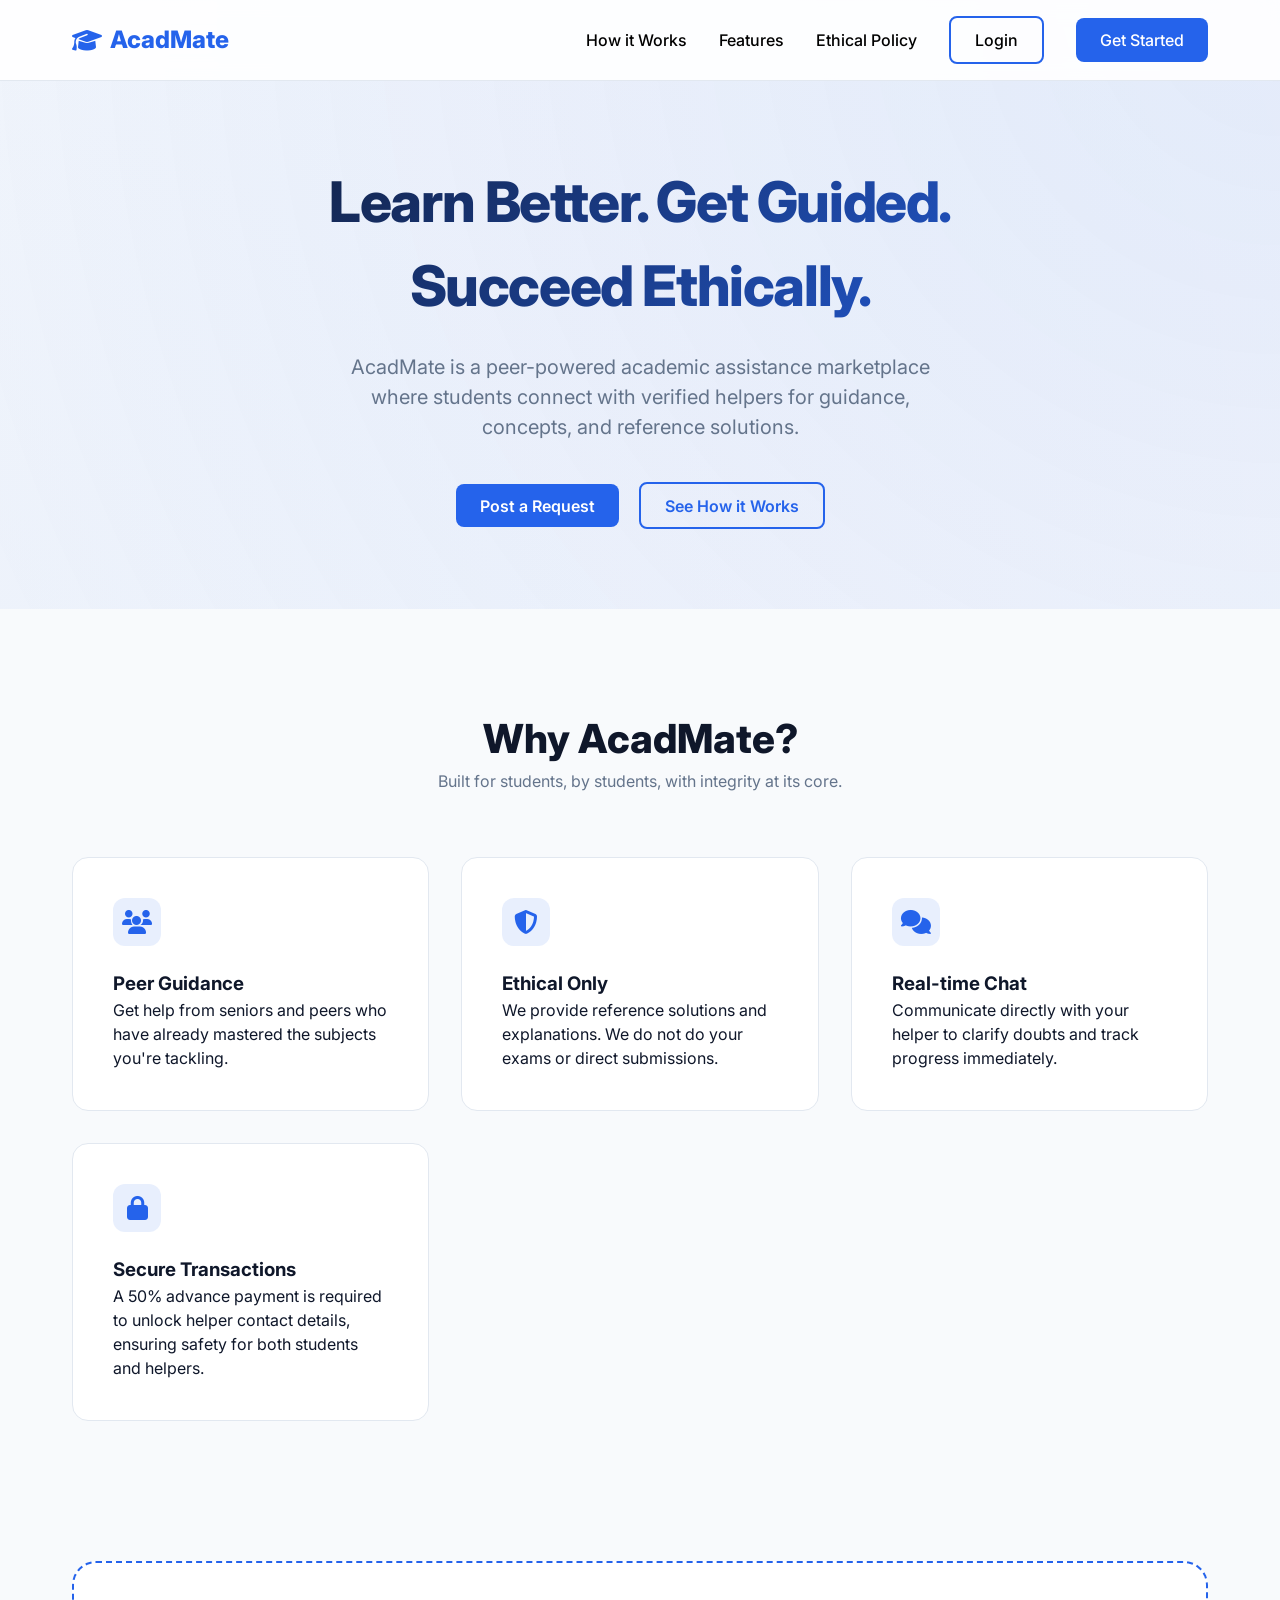
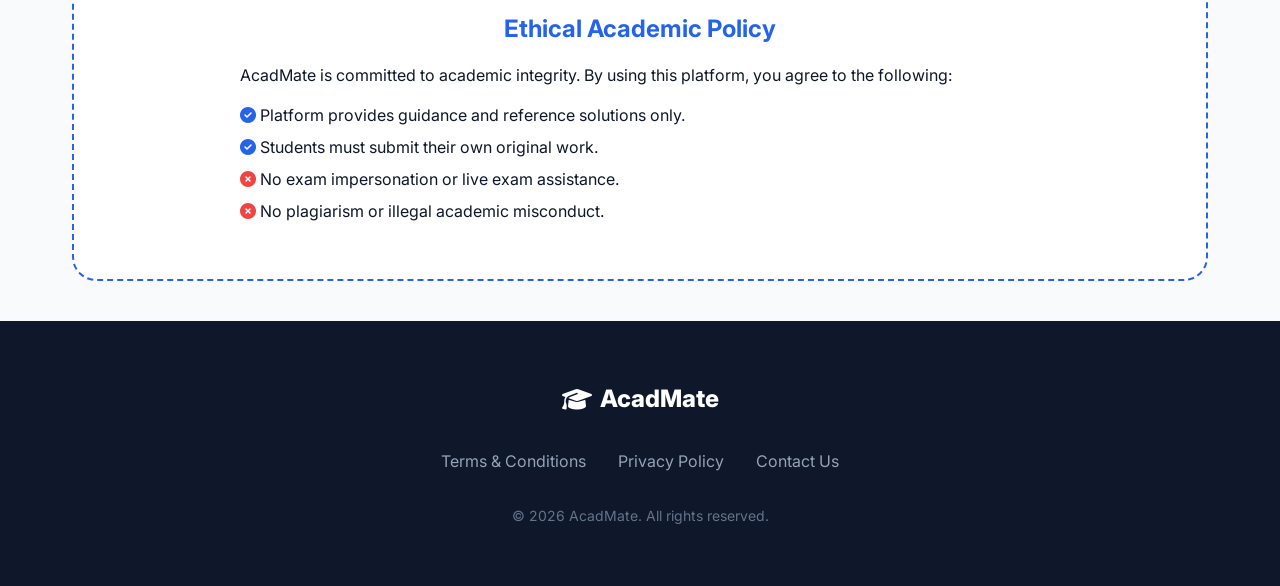
<file: frontend/index.html>
<!DOCTYPE html>
<html lang="en">

<head>
    <meta charset="UTF-8">
    <meta name="viewport" content="width=device-width, initial-scale=1.0">
    <title>AcadMate | Peer Academic Support Platform</title>
    <link rel="stylesheet" href="css/styles.css">
    <link rel="stylesheet" href="https://cdnjs.cloudflare.com/ajax/libs/font-awesome/6.4.0/css/all.min.css">
    <link href="https://fonts.googleapis.com/css2?family=Inter:wght@400;500;600;700;800&display=swap" rel="stylesheet">
</head>

<body>
    <header>
        <div class="container">
            <nav>
                <a href="index.html" class="logo">
                    <i class="fas fa-graduation-cap"></i>
                    AcadMate
                </a>
                <div class="nav-links">
                    <a href="#how-it-works">How it Works</a>
                    <a href="#features">Features</a>
                    <a href="#policy">Ethical Policy</a>
                    <a href="login.html" class="btn btn-outline">Login</a>
                    <a href="register.html" class="btn btn-primary">Get Started</a>
                </div>
            </nav>
        </div>
    </header>

    <main>
        <section class="hero">
            <div class="container">
                <h1>Learn Better. Get Guided.<br>Succeed Ethically.</h1>
                <p>AcadMate is a peer-powered academic assistance marketplace where students connect with verified
                    helpers for guidance, concepts, and reference solutions.</p>
                <div class="hero-btns">
                    <a href="register.html" class="btn btn-primary">Post a Request</a>
                    <a href="#how-it-works" class="btn btn-outline" style="margin-left: 1rem;">See How it Works</a>
                </div>
            </div>
        </section>

        <section id="features" class="features">
            <div class="container">
                <div style="text-align: center;">
                    <h2 style="font-size: 2.5rem; font-weight: 800;">Why AcadMate?</h2>
                    <p style="color: var(--secondary);">Built for students, by students, with integrity at its core.</p>
                </div>
                <div class="feature-grid">
                    <div class="feature-card">
                        <div class="feature-icon"><i class="fas fa-users"></i></div>
                        <h3>Peer Guidance</h3>
                        <p>Get help from seniors and peers who have already mastered the subjects you're tackling.</p>
                    </div>
                    <div class="feature-card">
                        <div class="feature-icon"><i class="fas fa-shield-alt"></i></div>
                        <h3>Ethical Only</h3>
                        <p>We provide reference solutions and explanations. We do not do your exams or direct
                            submissions.</p>
                    </div>
                    <div class="feature-card">
                        <div class="feature-icon"><i class="fas fa-comments"></i></div>
                        <h3>Real-time Chat</h3>
                        <p>Communicate directly with your helper to clarify doubts and track progress immediately.</p>
                    </div>
                    <div class="feature-card">
                        <div class="feature-icon"><i class="fas fa-lock"></i></div>
                        <h3>Secure Transactions</h3>
                        <p>A 50% advance payment is required to unlock helper contact details, ensuring safety for both
                            students and helpers.</p>
                    </div>
                </div>
            </div>
        </section>

        <section id="policy" class="container">
            <div class="policy-section" style="padding: 3rem; text-align: center; border: 2px dashed var(--primary);">
                <h2 style="color: var(--primary); margin-bottom: 1rem;">Ethical Academic Policy</h2>
                <div style="max-width: 800px; margin: 0 auto; text-align: left;">
                    <p style="margin-bottom: 1rem;">AcadMate is committed to academic integrity. By using this platform,
                        you agree to the following:</p>
                    <ul style="list-style: none;">
                        <li style="margin-bottom: 0.5rem;"><i class="fas fa-check-circle"
                                style="color: var(--primary);"></i> Platform provides guidance and reference solutions
                            only.</li>
                        <li style="margin-bottom: 0.5rem;"><i class="fas fa-check-circle"
                                style="color: var(--primary);"></i> Students must submit their own original work.</li>
                        <li style="margin-bottom: 0.5rem;"><i class="fas fa-times-circle" style="color: #ef4444;"></i>
                            No exam impersonation or live exam assistance.</li>
                        <li style="margin-bottom: 0.5rem;"><i class="fas fa-times-circle" style="color: #ef4444;"></i>
                            No plagiarism or illegal academic misconduct.</li>
                    </ul>
                </div>
            </div>
        </section>
    </main>

    <footer>
        <div class="container">
            <a href="index.html" class="logo" style="color: white; justify-content: center; margin-bottom: 1rem;">
                <i class="fas fa-graduation-cap"></i> AcadMate
            </a>
            <div class="footer-links">
                <a href="terms.html">Terms & Conditions</a>
                <a href="privacy.html">Privacy Policy</a>
                <a href="#">Contact Us</a>
            </div>
            <p style="color: #64748b; font-size: 0.875rem;">&copy; 2026 AcadMate. All rights reserved.</p>
        </div>
    </footer>
</body>

</html>
</file>
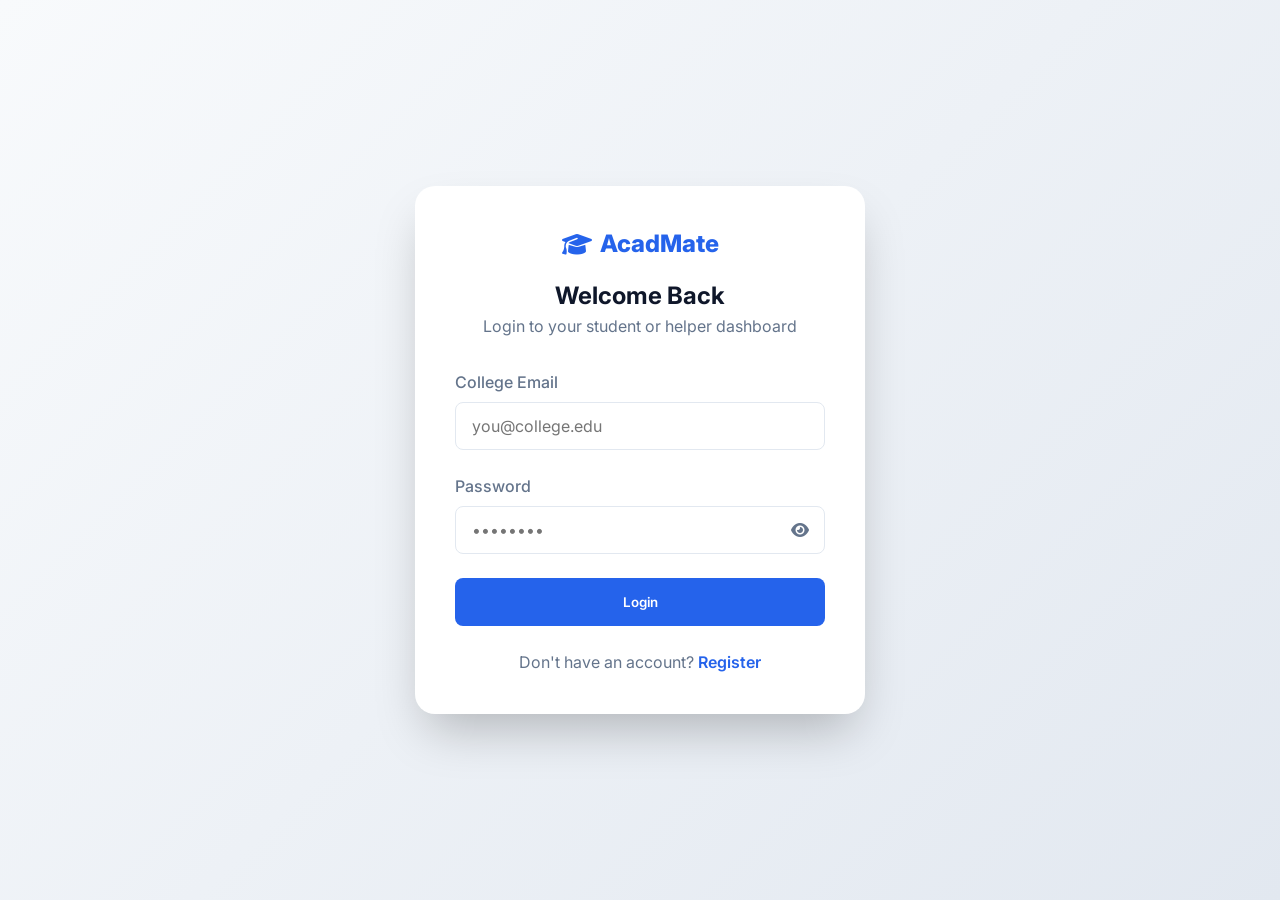
<file: frontend/admin.html>
<!DOCTYPE html>
<html lang="en">

<head>
    <meta charset="UTF-8">
    <meta name="viewport" content="width=device-width, initial-scale=1.0">
    <title>Admin Dashboard | AcadMate</title>
    <link rel="stylesheet" href="css/styles.css">
    <link rel="stylesheet" href="css/admin.css">
    <link rel="stylesheet" href="https://cdnjs.cloudflare.com/ajax/libs/font-awesome/6.4.0/css/all.min.css">
    <link href="https://fonts.googleapis.com/css2?family=Inter:wght@400;500;600;700;800&display=swap" rel="stylesheet">
</head>

<body class="admin-body">
    <!-- Mobile Sidebar Toggle -->
    <button class="sidebar-toggle" id="sidebarToggle"><i class="fas fa-bars"></i></button>
    <div class="sidebar-overlay" id="sidebarOverlay"></div>

    <div class="admin-wrapper">
        <!-- Sidebar -->
        <aside class="sidebar" id="adminSidebar">
            <div class="sidebar-header">
                <a href="index.html" class="logo">
                    <i class="fas fa-graduation-cap"></i> AcadMate <span>Admin</span>
                </a>
            </div>
            <nav class="sidebar-nav">
                <a href="#" class="nav-item active" data-section="overview">
                    <i class="fas fa-chart-line"></i> Overview
                </a>
                <a href="#" class="nav-item" data-section="users">
                    <i class="fas fa-users"></i> User Management
                </a>
                <a href="#" class="nav-item" data-section="requests">
                    <i class="fas fa-file-invoice"></i> Request Monitoring
                </a>
                <a href="#" class="nav-item" data-section="payments">
                    <i class="fas fa-rupee-sign"></i> Payment Tracking
                </a>
                <a href="#" class="nav-item" data-section="disputes">
                    <i class="fas fa-gavel"></i> Disputes
                </a>
                <a href="#" class="nav-item" data-section="marketplace">
                    <i class="fas fa-store"></i> Notes Marketplace
                </a>
                <a href="#" class="nav-item" data-section="analytics">
                    <i class="fas fa-chart-bar"></i> Analytics
                </a>
                <a href="#" class="nav-item" data-section="logs">
                    <i class="fas fa-history"></i> Activity Logs
                </a>
                <a href="#" class="nav-item" data-section="settings">
                    <i class="fas fa-cog"></i> System Settings
                </a>
            </nav>
            <div class="sidebar-footer">
                <button id="logoutBtn" class="btn btn-outline btn-block">
                    <i class="fas fa-sign-out-alt"></i> Logout
                </button>
                <div class="theme-toggle">
                    <i class="fas fa-moon"></i> Dark Mode
                    <input type="checkbox" id="darkModeToggle">
                </div>
            </div>
        </aside>

        <!-- Main Content -->
        <main class="content">
            <header class="content-header">
                <div class="header-left">
                    <h1 id="sectionTitle">Dashboard Overview</h1>
                </div>
                <div class="header-right">
                    <div class="admin-profile">
                        <img src="https://ui-avatars.com/api/?name=Admin&background=4f46e5&color=fff" alt="Admin">
                        <span id="adminName">Admin User</span>
                    </div>
                </div>
            </header>

            <div id="dynamicContent" class="dynamic-content">
                <!-- Overview Section -->
                <section id="overview" class="section active">
                    <div class="stats-grid">
                        <div class="stat-card clickable" data-section="users" id="cardTotalUsers">
                            <div class="stat-icon blue"><i class="fas fa-users"></i></div>
                            <div class="stat-info">
                                <h3>Total Users</h3>
                                <p id="statTotalUsers">0</p>
                            </div>
                        </div>
                        <div class="stat-card clickable" data-section="users" id="cardHelpers">
                            <div class="stat-icon green"><i class="fas fa-user-graduate"></i></div>
                            <div class="stat-info">
                                <h3>Active Helpers</h3>
                                <p id="statHelpers">0</p>
                            </div>
                        </div>
                        <div class="stat-card clickable" data-section="requests" id="cardRequests">
                            <div class="stat-icon orange"><i class="fas fa-tasks"></i></div>
                            <div class="stat-info">
                                <h3>Active Requests</h3>
                                <p id="statRequests">0</p>
                            </div>
                        </div>
                        <div class="stat-card clickable" data-section="payments" id="cardRevenue">
                            <div class="stat-icon indigo"><i class="fas fa-rupee-sign"></i></div>
                            <div class="stat-info">
                                <h3>Revenue</h3>
                                <p id="statRevenue">₹0.00</p>
                            </div>
                        </div>
                    </div>

                    <div class="dashboard-grid">
                        <div class="grid-card recent-activity">
                            <div class="card-header">
                                <h2>Recent System Logs</h2>
                                <button class="btn btn-sm btn-outline">View All</button>
                            </div>
                            <div class="activity-list" id="recentLogs">
                                <p class="loading">Loading logs...</p>
                            </div>
                        </div>
                        <div class="grid-card quick-actions">
                            <div class="card-header">
                                <h2>Quick Actions</h2>
                            </div>
                            <div class="action-buttons">
                                <button class="btn btn-primary btn-block"><i class="fas fa-plus"></i> Broadcast
                                    Message</button>
                                <button class="btn btn-outline btn-block"><i class="fas fa-user-plus"></i> Manual
                                    Verification</button>
                                <button class="btn btn-outline btn-block"><i class="fas fa-download"></i> Export
                                    Analytics</button>
                            </div>
                        </div>
                    </div>
                </section>

                <!-- Users Section -->
                <section id="users" class="section">
                    <div class="table-container">
                        <div class="table-header">
                            <h2>Users Repository</h2>
                            <div class="filters">
                                <select id="roleFilter">
                                    <option value="">All Roles</option>
                                    <option value="student">Student</option>
                                    <option value="helper">Helper</option>
                                </select>
                            </div>
                        </div>
                        <table class="admin-table">
                            <thead>
                                <tr>
                                    <th>ID</th>
                                    <th>Name</th>
                                    <th>Email</th>
                                    <th>Password</th>
                                    <th>Role</th>
                                    <th>Status</th>
                                    <th>Actions</th>
                                </tr>
                            </thead>
                            <tbody id="usersTableBody">
                                <!-- Data will be injected here -->
                            </tbody>
                        </table>
                    </div>
                </section>

                <!-- Requests Section -->
                <section id="requests" class="section">
                    <div class="table-container">
                        <div class="table-header">
                            <h2>Service Requests</h2>
                            <div class="filters">
                                <select id="requestStatusFilter">
                                    <option value="">All Status</option>
                                    <option value="open">Open</option>
                                    <option value="in_progress">In Progress</option>
                                    <option value="completed">Completed</option>
                                </select>
                            </div>
                        </div>
                        <table class="admin-table">
                            <thead>
                                <tr>
                                    <th>ID</th>
                                    <th>Subject</th>
                                    <th>Student</th>
                                    <th>Helper</th>
                                    <th>Status</th>
                                    <th>Actions</th>
                                </tr>
                            </thead>
                            <tbody id="requestsTableBody">
                                <tr>
                                    <td colspan="6" class="loading">Loading requests...</td>
                                </tr>
                            </tbody>
                        </table>
                    </div>
                </section>

                <!-- Payment Tracking Section -->
                <section id="payments" class="section">
                    <div class="table-container">
                        <div class="table-header">
                            <h2><i class="fas fa-robot" style="color: var(--primary, #2563eb); margin-right: 0.5rem;"></i>AI Payment Detection</h2>
                        </div>
                        <table class="admin-table">
                            <thead>
                                <tr>
                                    <th>ID</th>
                                    <th>Request</th>
                                    <th>Sender</th>
                                    <th>Amount</th>
                                    <th>Status</th>
                                    <th>Keywords</th>
                                    <th>Screenshot</th>
                                    <th>Detected At</th>
                                </tr>
                            </thead>
                            <tbody id="paymentsTableBody">
                                <tr>
                                    <td colspan="8" class="loading">Loading payment detections...</td>
                                </tr>
                            </tbody>
                        </table>
                    </div>
                </section>

                <!-- Disputes Section -->
                <section id="disputes" class="section">
                    <div class="table-container">
                        <div class="table-header">
                            <h2>Disputes Management</h2>
                        </div>
                        <table class="admin-table">
                            <thead>
                                <tr>
                                    <th>ID</th>
                                    <th>Request</th>
                                    <th>Raised By</th>
                                    <th>Reason</th>
                                    <th>Status</th>
                                    <th>Actions</th>
                                </tr>
                            </thead>
                            <tbody id="disputesTableBody">
                                <tr>
                                    <td colspan="6" class="loading">Loading disputes...</td>
                                </tr>
                            </tbody>
                        </table>
                    </div>
                </section>

                <!-- Marketplace Section -->
                <section id="marketplace" class="section">
                    <div class="dashboard-grid">
                        <div class="grid-card">
                            <div class="card-header">
                                <h2>Upload New Item</h2>
                            </div>
                            <form id="marketplaceForm" class="settings-form" style="padding: 1rem;">
                                <div class="form-group">
                                    <label>Title</label>
                                    <input type="text" id="marketTitle" required>
                                </div>
                                <div class="form-group">
                                    <label>Description</label>
                                    <textarea id="marketDesc" rows="2" required></textarea>
                                </div>
                                <div class="form-group">
                                    <label>Price (₹)</label>
                                    <input type="number" id="marketPrice" value="50" min="0" required>
                                </div>
                                <div class="form-group">
                                    <label>Item Type</label>
                                    <select id="marketType" required>
                                        <option value="notes">Notes</option>
                                        <option value="pyq">PYQs</option>
                                        <option value="document">Document / Slides</option>
                                    </select>
                                </div>
                                <div class="form-group">
                                    <label>File (PDF, Image, Doc)</label>
                                    <input type="file" id="marketFile" required>
                                </div>
                                <button type="submit" class="btn btn-primary" style="margin-top: 1rem;">Upload to Marketplace <i class="fas fa-upload"></i></button>
                            </form>
                        </div>
                        
                        <div class="grid-card" style="grid-column: span 1 / span 2;">
                            <div class="table-header">
                                <h2>Current Marketplace Items</h2>
                            </div>
                            <table class="admin-table">
                                <thead>
                                    <tr>
                                        <th>ID</th>
                                        <th>Title</th>
                                        <th>Type</th>
                                        <th>Price</th>
                                        <th>Uploaded</th>
                                        <th>Actions</th>
                                    </tr>
                                </thead>
                                <tbody id="marketplaceTableBody">
                                    <tr>
                                        <td colspan="6" class="loading">Loading marketplace items...</td>
                                    </tr>
                                </tbody>
                            </table>
                        </div>
                    </div>
                </section>

                <!-- Analytics Section -->
                <section id="analytics" class="section">
                    <div class="dashboard-grid">
                        <div class="grid-card">
                            <div class="card-header">
                                <h2>Registration Trends</h2>
                            </div>
                            <div
                                style="height: 200px; display: flex; align-items: center; justify-content: center; background: #f1f5f9; border-radius: 8px;">
                                <p>Interactive Chart Placeholder</p>
                            </div>
                        </div>
                        <div class="grid-card">
                            <div class="card-header">
                                <h2>Popular Subjects</h2>
                            </div>
                            <div id="popularSubjects" class="activity-list">
                                <p class="loading">Loading analytics...</p>
                            </div>
                        </div>
                    </div>
                </section>

                <!-- Logs Section -->
                <section id="logs" class="section">
                    <div class="table-container">
                        <div class="table-header">
                            <h2>Full Activity Logs</h2>
                        </div>
                        <div id="logsList" style="padding: 1.5rem; max-height: 500px; overflow-y: auto;">
                            <p class="loading">Loading system logs...</p>
                        </div>
                    </div>
                </section>

                <!-- Settings Section -->
                <section id="settings" class="section">
                    <div class="settings-form">
                        <div class="form-group">
                            <label>Allowed Email Domain</label>
                            <input type="text" id="settingEmailDomain" placeholder="cvru.ac.in">
                        </div>
                        <div class="form-group">
                            <label>Commission Percentage (%)</label>
                            <input type="number" id="settingCommission" value="10">
                        </div>
                        <div class="form-group">
                            <label>Platform Notice</label>
                            <textarea id="settingNotice" rows="3"></textarea>
                        </div>
                        <button id="saveSettings" class="btn btn-primary">Save Changes</button>
                    </div>
                </section>
            </div>
        </main>
    </div>

    <script src="js/admin.js" type="module"></script>
</body>

</html>
</file>
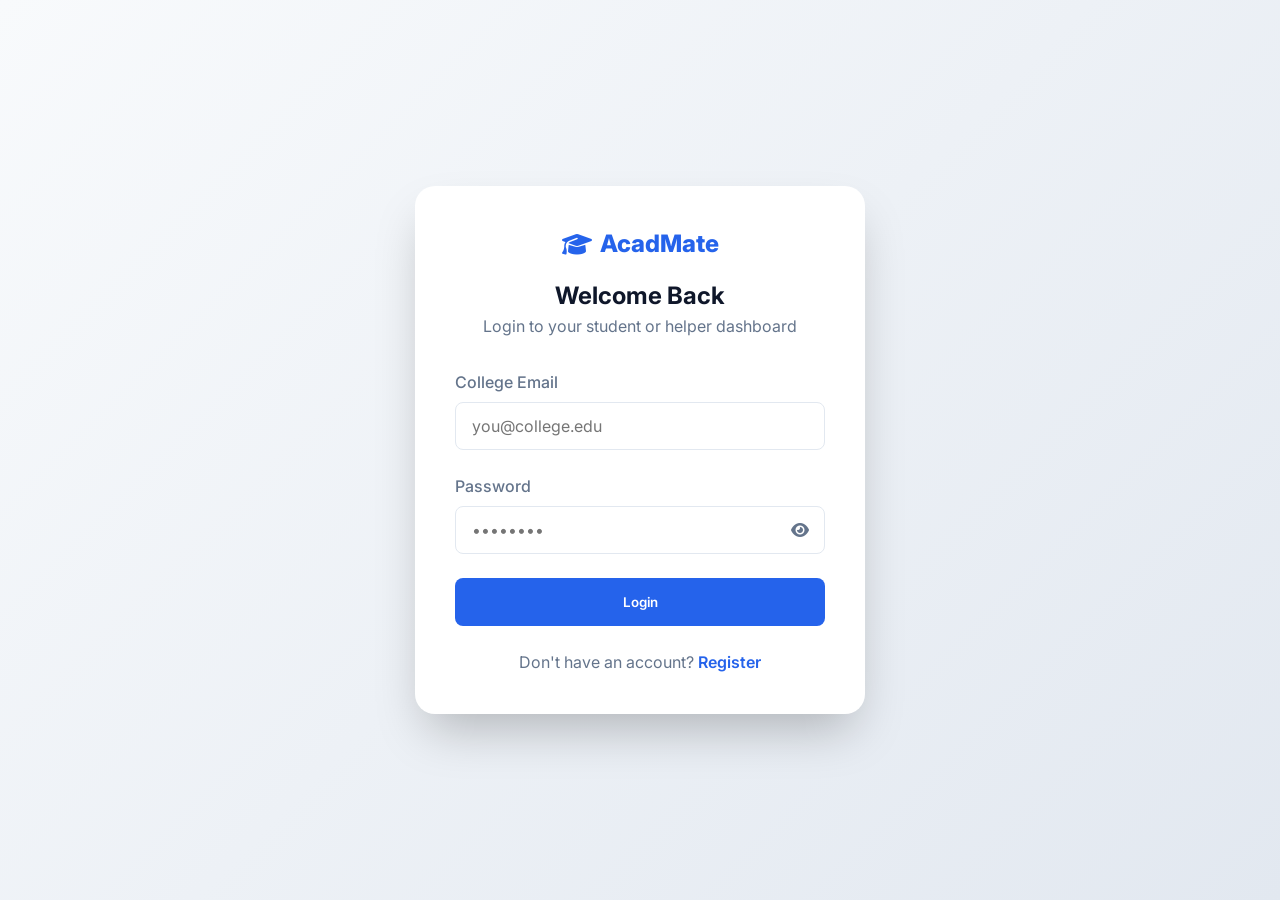
<file: frontend/dashboard.html>
<!DOCTYPE html>
<html lang="en">

<head>
    <meta charset="UTF-8">
    <meta name="viewport" content="width=device-width, initial-scale=1.0">
    <title>Dashboard | AcadMate</title>
    <link rel="stylesheet" href="css/styles.css">
    <link rel="stylesheet" href="https://cdnjs.cloudflare.com/ajax/libs/font-awesome/6.4.0/css/all.min.css">
    <link href="https://fonts.googleapis.com/css2?family=Inter:wght@400;500;600;700;800&display=swap" rel="stylesheet">
</head>

<body>
    <header>
        <div class="container">
            <nav>
                <a href="index.html" class="logo">
                    <i class="fas fa-graduation-cap"></i> AcadMate
                </a>
                <div class="nav-links">
                    <span id="userName" style="font-weight: 600; color: var(--primary);"></span>
                    <div style="display: flex; gap: 1rem; align-items: center; margin-right: 1rem;">
                        <button onclick="showChatList()" class="nav-icon-btn" title="Chats">
                            <i class="fas fa-comment-alt"></i>
                            <span id="chatBadge" class="nav-badge" style="display: none;"></span>
                        </button>
                        <div style="position: relative;">
                            <button onclick="toggleNotifications()" class="nav-icon-btn" title="Notifications">
                                <i class="fas fa-bell"></i>
                                <span id="notifBadge" class="nav-badge" style="display: none;"></span>
                            </button>
                            <div id="notificationPanel" class="notification-panel">
                                <div class="notification-panel-header">
                                    <h4>Notifications</h4>
                                    <button class="mark-all-read-btn" onclick="markAllRead()">Mark all read</button>
                                </div>
                                <div class="notification-panel-body" id="notifList">
                                    <p style="text-align: center; color: var(--secondary); padding: 2rem;">No notifications</p>
                                </div>
                            </div>
                        </div>
                    </div>
                    <button onclick="logout()" class="btn btn-outline" style="padding: 0.4rem 1rem;">Logout</button>
                </div>
            </nav>
        </div>
    </header>

    <main class="container" style="padding-top: 120px;">
        <!-- Student Dashboard -->
        <div id="studentDashboard" style="display: none;">
            
            <!-- Welcome Header -->
            <div style="display: flex; justify-content: space-between; align-items: center; margin-bottom: 2rem;">
                <div>
                    <h2>Welcome back, <span id="studentGreetingName">Student</span> 👋</h2>
                    <p style="color: var(--secondary);">Here's what's happening with your assignments today.</p>
                </div>
            </div>

            <!-- Top Dashboard Stats -->
            <div class="stats-grid" style="display: grid; grid-template-columns: repeat(auto-fit, minmax(200px, 1fr)); gap: 1.5rem; margin-bottom: 2rem;">
                <div class="stat-card" style="background: white; padding: 1.5rem; border-radius: 12px; border: 1px solid var(--border); box-shadow: var(--shadow);">
                    <h3 style="color: var(--secondary); font-size: 0.9rem; margin-bottom: 0.5rem;"><i class="fas fa-file-alt" style="color: var(--primary); margin-right: 0.5rem;"></i>Total Requests</h3>
                    <p id="studentStatTotal" style="font-size: 1.8rem; font-weight: 700; color: var(--text-dark);">0</p>
                </div>
                <div class="stat-card" style="background: white; padding: 1.5rem; border-radius: 12px; border: 1px solid var(--border); box-shadow: var(--shadow);">
                    <h3 style="color: var(--secondary); font-size: 0.9rem; margin-bottom: 0.5rem;"><i class="fas fa-check-circle" style="color: #10b981; margin-right: 0.5rem;"></i>Completed</h3>
                    <p id="studentStatCompleted" style="font-size: 1.8rem; font-weight: 700; color: var(--text-dark);">0</p>
                </div>
                <div class="stat-card" style="background: white; padding: 1.5rem; border-radius: 12px; border: 1px solid var(--border); box-shadow: var(--shadow);">
                    <h3 style="color: var(--secondary); font-size: 0.9rem; margin-bottom: 0.5rem;"><i class="fas fa-hourglass-half" style="color: #f59e0b; margin-right: 0.5rem;"></i>Ongoing</h3>
                    <p id="studentStatOngoing" style="font-size: 1.8rem; font-weight: 700; color: var(--text-dark);">0</p>
                </div>
                <div class="stat-card" style="background: white; padding: 1.5rem; border-radius: 12px; border: 1px solid var(--border); box-shadow: var(--shadow);">
                    <h3 style="color: var(--secondary); font-size: 0.9rem; margin-bottom: 0.5rem;"><i class="fas fa-wallet" style="color: #8b5cf6; margin-right: 0.5rem;"></i>Total Spent</h3>
                    <p id="studentStatSpent" style="font-size: 1.8rem; font-weight: 700; color: var(--text-dark);">₹0</p>
                </div>
            </div>

            <!-- Quick Actions -->
            <div style="margin-bottom: 2rem;">
                <h3 style="margin-bottom: 1rem;">Quick Actions</h3>
                <div style="display: flex; gap: 1rem; flex-wrap: wrap;">
                    <button onclick="showRequestModal()" class="btn btn-primary" style="flex: 1; min-width: 200px; display: flex; align-items: center; justify-content: center; gap: 0.5rem; padding: 1rem;">
                        <i class="fas fa-plus"></i> Post New Request
                    </button>
                    <button class="btn btn-outline" style="flex: 1; min-width: 200px; display: flex; align-items: center; justify-content: center; gap: 0.5rem; padding: 1rem;">
                        <i class="fas fa-search"></i> Browse Helpers
                    </button>
                    <button class="btn btn-outline" style="flex: 1; min-width: 200px; display: flex; align-items: center; justify-content: center; gap: 0.5rem; padding: 1rem; color: #9ca3af; border-color: #e5e7eb; background-color: #f9fafb; cursor: not-allowed;" disabled title="Coming Soon">
                        <i class="fas fa-book"></i> Notes Marketplace
                    </button>
                    <button class="btn btn-outline" style="flex: 1; min-width: 200px; display: flex; align-items: center; justify-content: center; gap: 0.5rem; padding: 1rem; color: #9ca3af; border-color: #e5e7eb; background-color: #f9fafb; cursor: not-allowed;" disabled title="Coming Soon">
                        <i class="fas fa-bolt"></i> Instant Doubt Help
                    </button>
                </div>
            </div>

            <!-- Active Requests Area -->
            <div style="margin-top: 3rem;">
                <div style="display: flex; justify-content: space-between; align-items: center; margin-bottom: 1rem;">
                    <h2>Active Requests</h2>
                    <a href="#history" style="color: var(--primary); text-decoration: none; font-size: 0.9rem; font-weight: 600;">View History</a>
                </div>
                
                <div id="studentRequests" class="feature-grid" style="margin-top: 0;">
                    <!-- Requests will be injected here -->
                </div>
                
                <!-- Empty State -->
                <div id="studentRequestsEmpty" style="display: none; text-align: center; padding: 4rem 2rem; background: white; border-radius: 12px; border: 1px dashed var(--border);">
                    <i class="fas fa-rocket" style="font-size: 3rem; color: var(--secondary); margin-bottom: 1rem;"></i>
                    <h3 style="color: var(--text-dark); margin-bottom: 0.5rem;">No active requests yet</h3>
                    <p style="color: var(--secondary); margin-bottom: 1.5rem;">Post your first assignment and get help in minutes 🚀</p>
                    <button onclick="showRequestModal()" class="btn btn-primary">Post New Request</button>
                </div>
            </div>
            
            <div id="history" style="margin-top: 4rem;">
                <h2>Booking History</h2>
                <div id="studentHistory" class="feature-grid" style="grid-template-columns: 1fr; margin-top: 1rem;">
                    <!-- History will be injected here -->
                </div>
            </div>
        </div>

        <!-- Helper Dashboard -->
        <div id="helperDashboard" style="display: none;">
            
            <!-- Welcome Header -->
            <div style="display: flex; justify-content: space-between; align-items: center; margin-bottom: 2rem;">
                <div>
                    <h2>Welcome back, <span id="helperGreetingName">Helper</span> 👋</h2>
                    <p style="color: var(--secondary);">Find new tasks and track your earnings.</p>
                </div>
            </div>

            <!-- Top Dashboard Stats -->
            <div class="stats-grid" style="display: grid; grid-template-columns: repeat(auto-fit, minmax(200px, 1fr)); gap: 1.5rem; margin-bottom: 2rem;">
                <div class="stat-card" style="background: white; padding: 1.5rem; border-radius: 12px; border: 1px solid var(--border); box-shadow: var(--shadow);">
                    <h3 style="color: var(--secondary); font-size: 0.9rem; margin-bottom: 0.5rem;"><i class="fas fa-file-alt" style="color: var(--primary); margin-right: 0.5rem;"></i>Total Tasks</h3>
                    <p id="helperStatTotal" style="font-size: 1.8rem; font-weight: 700; color: var(--text-dark);">0</p>
                </div>
                <div class="stat-card" style="background: white; padding: 1.5rem; border-radius: 12px; border: 1px solid var(--border); box-shadow: var(--shadow);">
                    <h3 style="color: var(--secondary); font-size: 0.9rem; margin-bottom: 0.5rem;"><i class="fas fa-check-circle" style="color: #10b981; margin-right: 0.5rem;"></i>Completed</h3>
                    <p id="helperStatCompleted" style="font-size: 1.8rem; font-weight: 700; color: var(--text-dark);">0</p>
                </div>
                <div class="stat-card" style="background: white; padding: 1.5rem; border-radius: 12px; border: 1px solid var(--border); box-shadow: var(--shadow);">
                    <h3 style="color: var(--secondary); font-size: 0.9rem; margin-bottom: 0.5rem;"><i class="fas fa-hourglass-half" style="color: #f59e0b; margin-right: 0.5rem;"></i>Ongoing</h3>
                    <p id="helperStatOngoing" style="font-size: 1.8rem; font-weight: 700; color: var(--text-dark);">0</p>
                </div>
                <div class="stat-card" style="background: white; padding: 1.5rem; border-radius: 12px; border: 1px solid var(--border); box-shadow: var(--shadow);">
                    <h3 style="color: var(--secondary); font-size: 0.9rem; margin-bottom: 0.5rem;"><i class="fas fa-rupee-sign" style="color: #8b5cf6; margin-right: 0.5rem;"></i>Earned</h3>
                    <p id="helperStatEarned" style="font-size: 1.8rem; font-weight: 700; color: var(--text-dark);">₹0</p>
                </div>
            </div>

            <div style="margin-bottom: 2rem;">
                <h2>Available Requests</h2>
                <div style="margin-top: 1rem;">
                    <input type="text" id="subjectFilter" class="form-input" placeholder="Filter by subject..."
                        style="max-width: 300px;">
                </div>
            </div>
            
            <div id="availableRequests" class="feature-grid">
                <!-- Available requests will be injected here -->
            </div>
            
            <div id="helperRequestsEmpty" style="display: none; text-align: center; padding: 4rem 2rem; background: white; border-radius: 12px; border: 1px dashed var(--border); margin-top: 2rem;">
                <i class="fas fa-search" style="font-size: 3rem; color: var(--secondary); margin-bottom: 1rem;"></i>
                <h3 style="color: var(--text-dark); margin-bottom: 0.5rem;">No requests available</h3>
                <p style="color: var(--secondary); margin-bottom: 1.5rem;">Check back later for new helping opportunities 📚</p>
            </div>

            <div style="margin-top: 4rem;">
                <h2>My History</h2>
                <div id="helperHistory" class="feature-grid" style="grid-template-columns: 1fr;">
                    <!-- History will be injected here -->
                </div>
            </div>
        </div>
    </main>

    <!-- Request Modal -->
    <div id="requestModal" class="modal-overlay">
        <div class="auth-card" style="max-width: 600px;">
            <h3>Post a New Request</h3>
            <form id="requestForm">
                <div class="form-group">
                    <label>Title</label>
                    <input type="text" id="reqTitle" class="form-input" required>
                </div>
                <div class="form-group">
                    <label>Subject</label>
                    <input type="text" id="reqSubject" class="form-input" required>
                </div>
                <div class="form-group">
                    <label>Description</label>
                    <textarea id="reqDesc" class="form-input" style="height: 100px;" required></textarea>
                </div>
                <div class="form-group">
                    <label>Deadline</label>
                    <input type="datetime-local" id="reqDeadline" class="form-input" required>
                </div>
                <div class="form-group">
                    <label>Attachments (PDF, Images, Docs)</label>
                    <input type="file" id="reqFiles" class="form-input" multiple>
                    <small style="color: var(--secondary);">You can upload multiple files.</small>
                </div>
                <div class="form-group" style="display: flex; align-items: center; gap: 0.5rem; margin-top: 0.5rem; margin-bottom: 1rem; padding: 0.5rem; border-radius: 8px; background: #fff1f2; border: 1px dashed #fda4af;">
                    <input type="checkbox" id="reqUrgentPrint" style="width: auto; height: 18px; width: 18px;">
                    <label for="reqUrgentPrint" style="margin: 0; display: inline-flex; align-items: center; gap: 0.5rem; font-weight: 600; color: #e11d48;"><i class="fas fa-print"></i> Require Urgent Print</label>
                </div>
                <button type="submit" class="btn btn-primary" style="width: 100%;">Submit Request</button>
                <button type="button" onclick="hideRequestModal()" class="btn btn-outline"
                    style="width: 100%; margin-top: 1rem;">Cancel</button>
            </form>
        </div>
    </div>

    <!-- Chat List Modal -->
    <div id="chatListModal" class="modal-overlay">
        <div class="auth-card" style="max-width: 500px; width: 90%; max-height: 80vh; overflow-y: auto;">
            <div style="display: flex; justify-content: space-between; align-items: center; margin-bottom: 1.5rem;">
                <h3><i class="fas fa-comments"></i> All Chats</h3>
                <button onclick="hideChatList()" class="btn btn-outline"
                    style="padding: 0.2rem 0.5rem;">&times;</button>
            </div>
            <div id="chatListContent">
                <p style="color: var(--secondary); text-align: center;">No active chats found.</p>
            </div>
        </div>
    </div>

    <!-- Chat Modal -->
    <div id="chatModal" class="modal-overlay">
        <div class="auth-card"
            style="max-width: 800px; width: 90%; height: 80vh; display: flex; flex-direction: column;">
            <div style="display: flex; justify-content: space-between; align-items: center; margin-bottom: 1rem;">
                <h3 id="chatTitle">Chat</h3>
                <button onclick="hideChatModal()" class="btn btn-outline"
                    style="padding: 0.2rem 0.5rem;">&times;</button>
            </div>
            <div id="messageList"
                style="flex: 1; overflow-y: auto; border: 1px solid var(--border); border-radius: 8px; padding: 1rem; margin-bottom: 1rem; background: #fff;">
                <!-- Messages will be injected here -->
            </div>
            <div id="chatFilePreview" class="chat-file-preview" style="display: none;">
                <div class="chat-file-preview-inner">
                    <i class="fas fa-file"></i>
                    <span id="chatFileName"></span>
                    <button type="button" id="chatFileRemove" class="chat-file-remove" title="Remove file">&times;</button>
                </div>
            </div>
            <form id="chatForm" style="display: flex; gap: 0.5rem; align-items: center;">
                <input type="file" id="chatFileInput" accept=".png,.jpg,.jpeg,.gif,.webp,.pdf,.doc,.docx,.txt,.ppt,.pptx,.xls,.xlsx" style="display: none;">
                <button type="button" id="chatAttachBtn" class="chat-attach-btn" title="Attach file">
                    <i class="fas fa-paperclip"></i>
                </button>
                <input type="text" id="chatInput" class="form-input" placeholder="Type your message..." style="flex: 1;">
                <button type="submit" class="btn btn-primary">Send</button>
            </form>
        </div>
    </div>

    <!-- Marketplace Modal -->
    <div id="marketplaceModal" class="modal-overlay">
        <div class="auth-card" style="max-width: 800px; width: 90%; max-height: 80vh; overflow-y: auto;">
            <div style="display: flex; justify-content: space-between; align-items: center; margin-bottom: 1.5rem;">
                <h3><i class="fas fa-store"></i> Notes Marketplace</h3>
                <button onclick="hideMarketplaceModal()" class="btn btn-outline" style="padding: 0.2rem 0.5rem;">&times;</button>
            </div>
            <div id="marketplaceList" class="feature-grid" style="grid-template-columns: repeat(auto-fit, minmax(200px, 1fr));">
                <p style="color: var(--secondary); text-align: center; grid-column: 1/-1;">Loading marketplace items...</p>
            </div>
        </div>
    </div>

    <script src="https://cdn.socket.io/4.7.2/socket.io.min.js"></script>
    <script src="js/auth.js"></script>
    <script src="js/dashboard.js"></script>
</body>

</html>
</file>
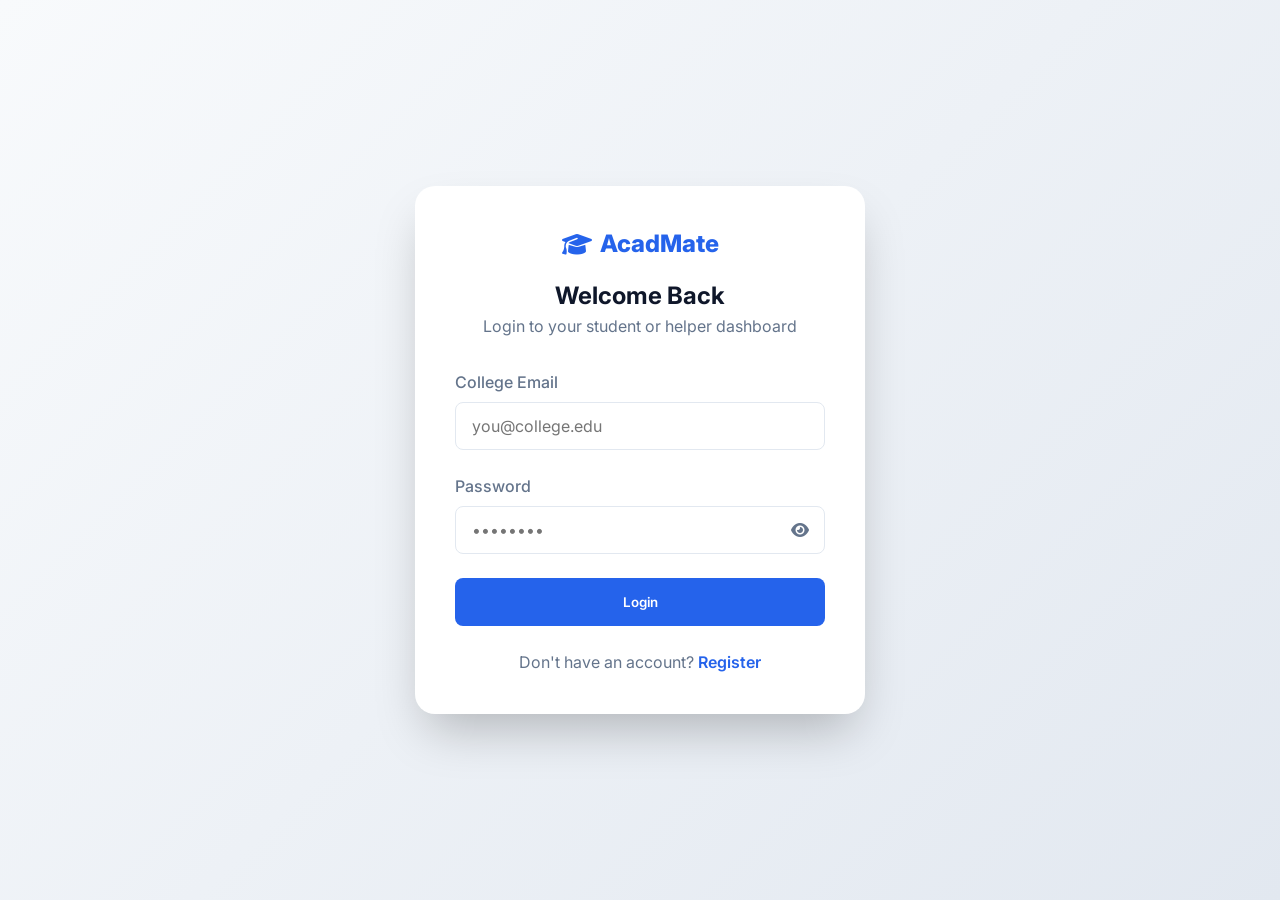
<file: frontend/login.html>
<!DOCTYPE html>
<html lang="en">

<head>
    <meta charset="UTF-8">
    <meta name="viewport" content="width=device-width, initial-scale=1.0">
    <title>Login | AcadMate</title>
    <link rel="stylesheet" href="css/styles.css">
    <link rel="stylesheet" href="https://cdnjs.cloudflare.com/ajax/libs/font-awesome/6.4.0/css/all.min.css">
    <link href="https://fonts.googleapis.com/css2?family=Inter:wght@400;500;600;700;800&display=swap" rel="stylesheet">
</head>

<body
    style="height: 100vh; display: flex; align-items: center; justify-content: center; background: linear-gradient(135deg, #f8fafc 0%, #e2e8f0 100%);">
    <div class="auth-card">
        <div style="text-align: center; margin-bottom: 2rem;">
            <a href="index.html" class="logo" style="justify-content: center; margin-bottom: 1rem;">
                <i class="fas fa-graduation-cap"></i> AcadMate
            </a>
            <h2>Welcome Back</h2>
            <p style="color: var(--secondary);">Login to your student or helper dashboard</p>
        </div>
        <form id="loginForm">
            <div class="form-group">
                <label for="email">College Email</label>
                <input type="email" id="email" class="form-input" placeholder="you@college.edu" required>
            </div>
            <div class="form-group">
                <label for="password">Password</label>
                <div class="password-group">
                    <input type="password" id="password" class="form-input" placeholder="••••••••" required>
                    <i class="fas fa-eye password-toggle" id="togglePassword"></i>
                </div>
            </div>
            <button type="submit" class="btn btn-primary" style="width: 100%; padding: 1rem;">Login</button>
            <p style="text-align: center; margin-top: 1.5rem; color: var(--secondary);">
                Don't have an account? <a href="register.html"
                    style="color: var(--primary); font-weight: 600; text-decoration: none;">Register</a>
            </p>
        </form>
    </div>

    <script src="js/auth.js"></script>
</body>

</html>
</file>
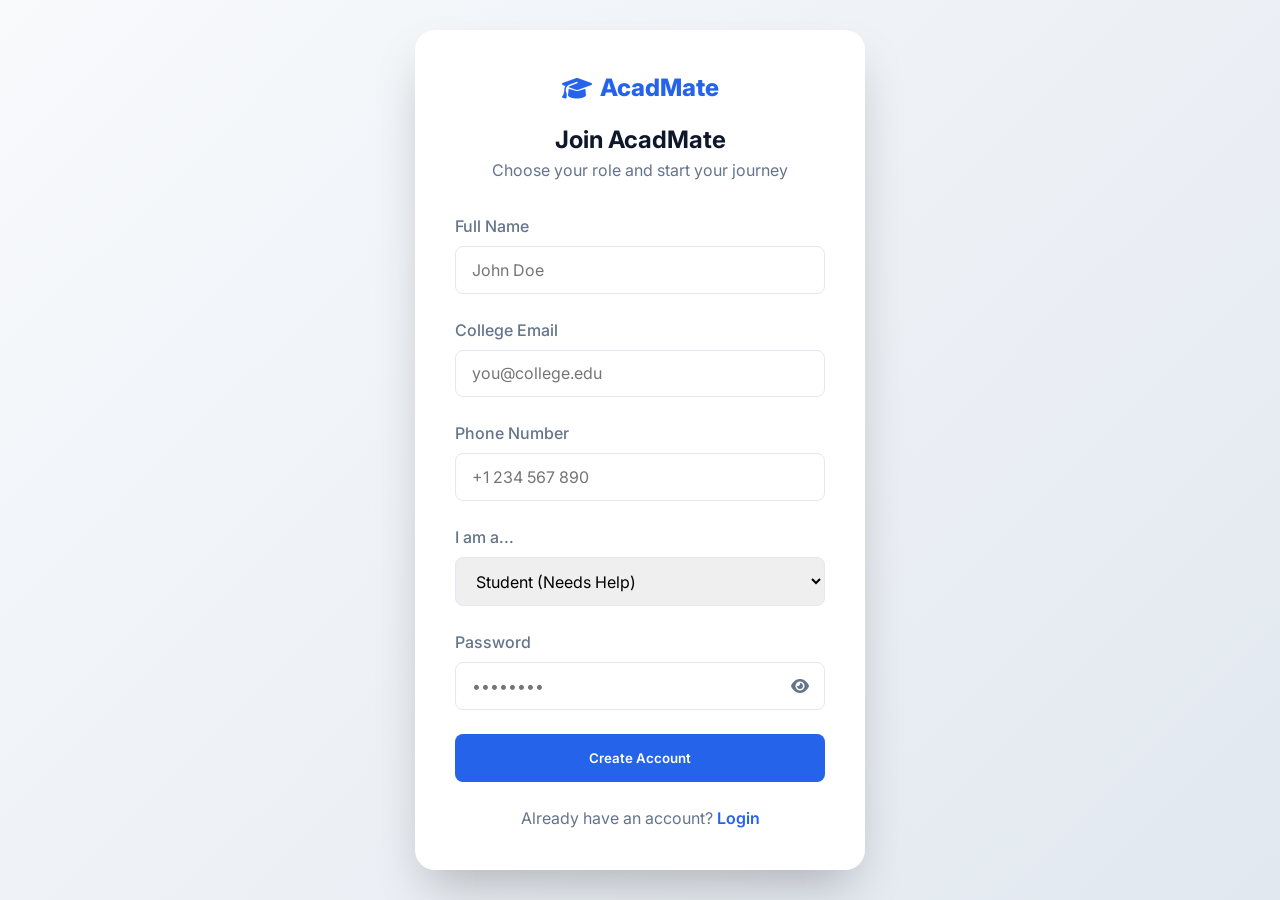
<file: frontend/register.html>
<!DOCTYPE html>
<html lang="en">

<head>
    <meta charset="UTF-8">
    <meta name="viewport" content="width=device-width, initial-scale=1.0">
    <title>Register | AcadMate</title>
    <link rel="stylesheet" href="css/styles.css">
    <link rel="stylesheet" href="https://cdnjs.cloudflare.com/ajax/libs/font-awesome/6.4.0/css/all.min.css">
    <link href="https://fonts.googleapis.com/css2?family=Inter:wght@400;500;600;700;800&display=swap" rel="stylesheet">
</head>

<body
    style="height: 100vh; display: flex; align-items: center; justify-content: center; background: linear-gradient(135deg, #f8fafc 0%, #e2e8f0 100%);">
    <div class="auth-card">
        <div style="text-align: center; margin-bottom: 2rem;">
            <a href="index.html" class="logo" style="justify-content: center; margin-bottom: 1rem;">
                <i class="fas fa-graduation-cap"></i> AcadMate
            </a>
            <h2>Join AcadMate</h2>
            <p style="color: var(--secondary);">Choose your role and start your journey</p>
        </div>
        <form id="registerForm">
            <div class="form-group">
                <label for="name">Full Name</label>
                <input type="text" id="name" class="form-input" placeholder="John Doe" required>
            </div>
            <div class="form-group">
                <label for="email">College Email</label>
                <input type="email" id="email" class="form-input" placeholder="you@college.edu" required>
            </div>
            <div class="form-group">
                <label for="phone">Phone Number</label>
                <input type="tel" id="phone" class="form-input" placeholder="+1 234 567 890" required>
            </div>
            <div class="form-group">
                <label for="role">I am a...</label>
                <select id="role" class="form-input" required>
                    <option value="student">Student (Needs Help)</option>
                    <option value="helper">Helper (Provides Guidance)</option>
                </select>
            </div>
            <div class="form-group">
                <label for="password">Password</label>
                <div class="password-group">
                    <input type="password" id="password" class="form-input" placeholder="••••••••" required>
                    <i class="fas fa-eye password-toggle" id="togglePassword"></i>
                </div>
            </div>
            <button type="submit" class="btn btn-primary" style="width: 100%; padding: 1rem;">Create Account</button>
            <p style="text-align: center; margin-top: 1.5rem; color: var(--secondary);">
                Already have an account? <a href="login.html"
                    style="color: var(--primary); font-weight: 600; text-decoration: none;">Login</a>
            </p>
        </form>
    </div>

    <script src="js/auth.js"></script>
</body>

</html>
</file>
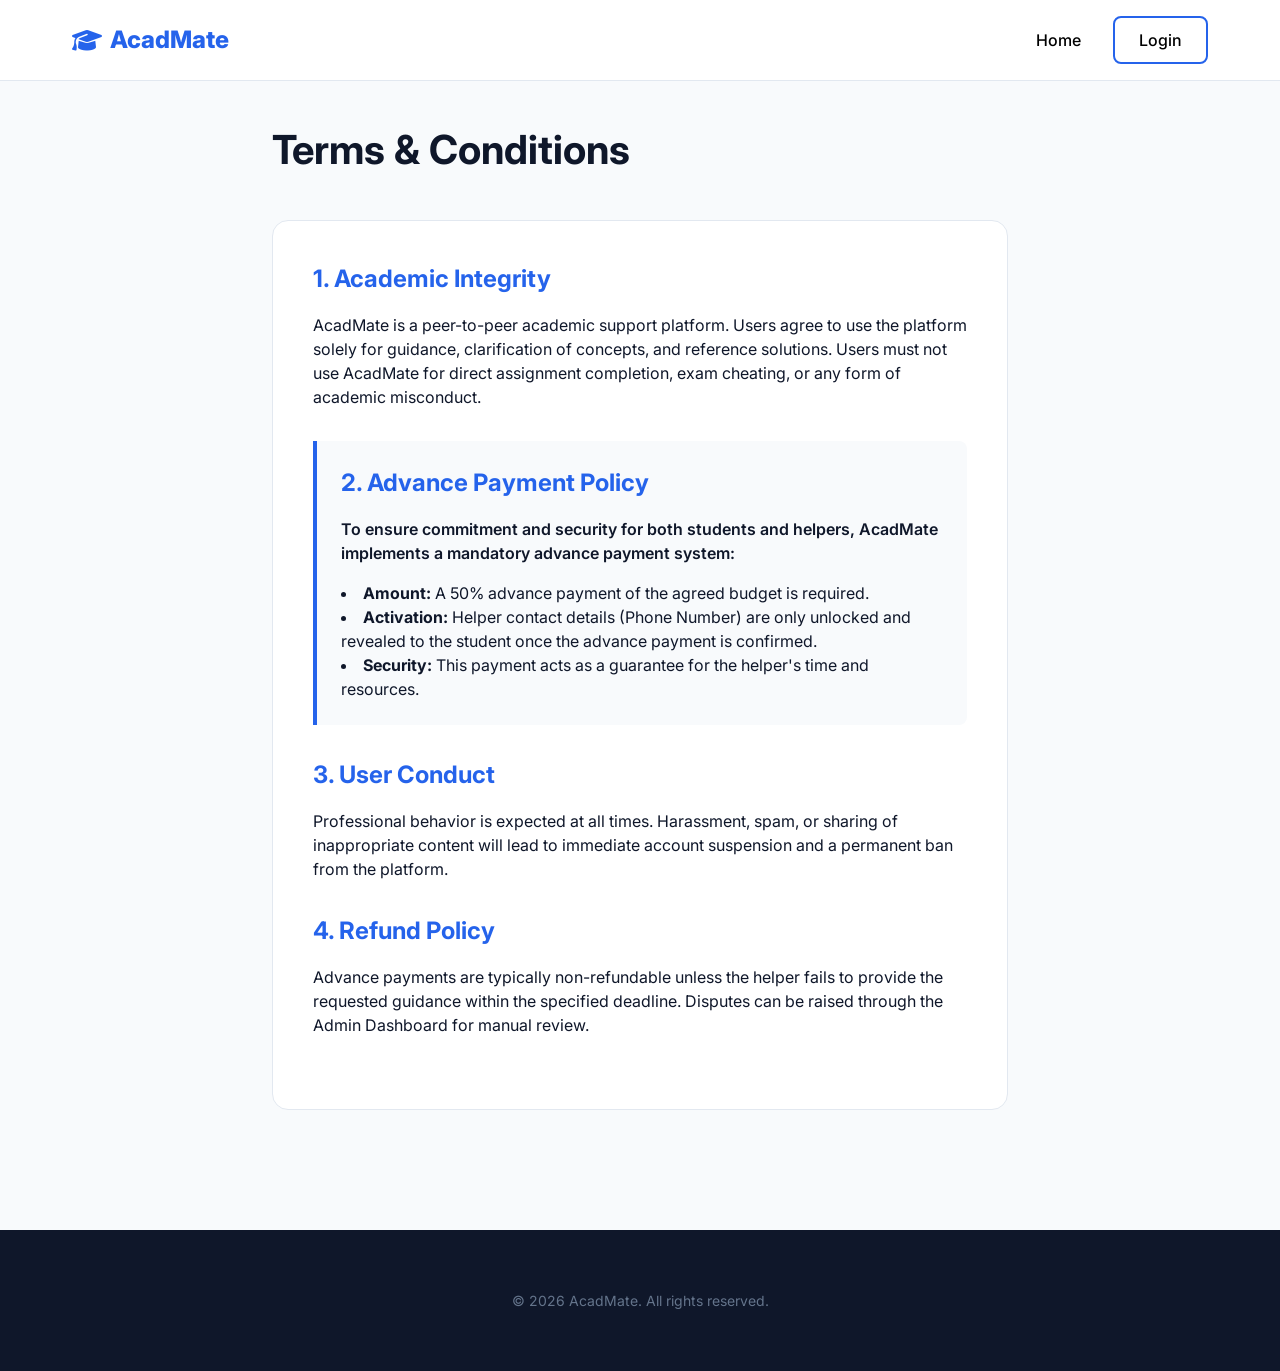
<file: frontend/terms.html>
<!DOCTYPE html>
<html lang="en">

<head>
    <meta charset="UTF-8">
    <meta name="viewport" content="width=device-width, initial-scale=1.0">
    <title>Terms & Conditions | AcadMate</title>
    <link rel="stylesheet" href="css/styles.css">
    <link rel="stylesheet" href="https://cdnjs.cloudflare.com/ajax/libs/font-awesome/6.4.0/css/all.min.css">
    <link href="https://fonts.googleapis.com/css2?family=Inter:wght@400;500;600;700;800&display=swap" rel="stylesheet">
</head>

<body>
    <header>
        <div class="container">
            <nav>
                <a href="index.html" class="logo">
                    <i class="fas fa-graduation-cap"></i>
                    AcadMate
                </a>
                <div class="nav-links">
                    <a href="index.html">Home</a>
                    <a href="login.html" class="btn btn-outline">Login</a>
                </div>
            </nav>
        </div>
    </header>

    <main class="container" style="padding-top: 120px; padding-bottom: 80px; max-width: 800px;">
        <h1 style="font-size: 2.5rem; margin-bottom: 2rem;">Terms & Conditions</h1>

        <div class="policy-section"
            style="background: white; padding: 2.5rem; border-radius: 16px; border: 1px solid var(--border);">
            <section style="margin-bottom: 2rem;">
                <h2 style="color: var(--primary); margin-bottom: 1rem;">1. Academic Integrity</h2>
                <p>AcadMate is a peer-to-peer academic support platform. Users agree to use the platform solely for
                    guidance, clarification of concepts, and reference solutions. Users must not use AcadMate for direct
                    assignment completion, exam cheating, or any form of academic misconduct.</p>
            </section>

            <section
                style="margin-bottom: 2rem; border-left: 4px solid var(--primary); padding-left: 1.5rem; background: #f8fafc; padding: 1.5rem; border-radius: 0 8px 8px 0;">
                <h2 style="color: var(--primary); margin-bottom: 1rem;">2. Advance Payment Policy</h2>
                <p style="font-weight: 600;">To ensure commitment and security for both students and helpers, AcadMate
                    implements a mandatory advance payment system:</p>
                <ul style="margin-top: 1rem; list-style-position: inside;">
                    <li><strong>Amount:</strong> A 50% advance payment of the agreed budget is required.</li>
                    <li><strong>Activation:</strong> Helper contact details (Phone Number) are only unlocked and
                        revealed to the student once the advance payment is confirmed.</li>
                    <li><strong>Security:</strong> This payment acts as a guarantee for the helper's time and resources.
                    </li>
                </ul>
            </section>

            <section style="margin-bottom: 2rem;">
                <h2 style="color: var(--primary); margin-bottom: 1rem;">3. User Conduct</h2>
                <p>Professional behavior is expected at all times. Harassment, spam, or sharing of inappropriate content
                    will lead to immediate account suspension and a permanent ban from the platform.</p>
            </section>

            <section style="margin-bottom: 2rem;">
                <h2 style="color: var(--primary); margin-bottom: 1rem;">4. Refund Policy</h2>
                <p>Advance payments are typically non-refundable unless the helper fails to provide the requested
                    guidance within the specified deadline. Disputes can be raised through the Admin Dashboard for
                    manual review.</p>
            </section>
        </div>
    </main>

    <footer>
        <div class="container" style="text-align: center;">
            <p style="color: #64748b; font-size: 0.875rem;">&copy; 2026 AcadMate. All rights reserved.</p>
        </div>
    </footer>
</body>

</html>
</file>
<file: frontend/css/styles.css>
:root {
    --primary: #2563eb;
    --primary-dark: #1d4ed8;
    --secondary: #64748b;
    --accent: #3b82f6;
    --bg-light: #f8fafc;
    --text-dark: #0f172a;
    --text-light: #ffffff;
    --card-bg: rgba(255, 255, 255, 0.8);
    --border: #e2e8f0;
    --shadow: 0 4px 6px -1px rgb(0 0 0 / 0.1), 0 2px 4px -2px rgb(0 0 0 / 0.1);
}

* {
    margin: 0;
    padding: 0;
    box-sizing: border-box;
    font-family: 'Inter', system-ui, -apple-system, sans-serif;
}

body {
    background-color: var(--bg-light);
    color: var(--text-dark);
    line-height: 1.5;
    overflow-x: hidden;
}

.container {
    max-width: 1200px;
    margin: 0 auto;
    padding: 0 2rem;
}

header {
    background: rgba(255, 255, 255, 0.9);
    backdrop-filter: blur(10px);
    position: fixed;
    width: 100%;
    top: 0;
    z-index: 1000;
    border-bottom: 1px solid var(--border);
}

nav {
    display: flex;
    justify-content: space-between;
    align-items: center;
    height: 80px;
}

.logo {
    font-size: 1.5rem;
    font-weight: 800;
    color: var(--primary);
    text-decoration: none;
    display: flex;
    align-items: center;
    gap: 0.5rem;
}

.nav-links {
    display: flex;
    gap: 2rem;
    align-items: center;
}

.nav-links a {
    text-decoration: none;
    color: black;
    font-weight: 500;
    transition: color 0.3s;
}

.nav-links a:hover {
    color: black;
}

.btn {
    padding: 0.6rem 1.5rem;
    border-radius: 8px;
    font-weight: 600;
    cursor: pointer;
    transition: all 0.3s;
    text-decoration: none;
    display: inline-block;
    border: none;
}

.btn.btn-primary {
    background-color: var(--primary);
    color: #ffffff;
}

.btn-primary:hover {
    background-color: var(--primary-dark);
    transform: translateY(-2px);
    box-shadow: 0 10px 15px -3px rgba(37, 99, 235, 0.3);
}

.btn-outline {
    background-color: transparent;
    border: 2px solid var(--primary);
    color: var(--primary);
}

.btn-outline:hover {
    background-color: var(--primary);
    color: var(--text-light);
}

/* Hero Section */
.hero {
    padding: 160px 0 80px;
    background: radial-gradient(circle at top right, rgba(37, 99, 235, 0.1), transparent),
        radial-gradient(circle at bottom left, rgba(37, 99, 235, 0.05), transparent);
    text-align: center;
}

.hero h1 {
    font-size: 3.5rem;
    font-weight: 800;
    margin-bottom: 1.5rem;
    letter-spacing: -0.025em;
    background: linear-gradient(135deg, #0f172a 0%, #2563eb 100%);
    -webkit-background-clip: text;
    -webkit-text-fill-color: transparent;
}

.hero p {
    font-size: 1.25rem;
    color: var(--secondary);
    max-width: 600px;
    margin: 0 auto 2.5rem;
}

/* Features */
.features {
    padding: 100px 0;
}

.feature-grid {
    display: grid;
    grid-template-columns: repeat(auto-fit, minmax(300px, 1fr));
    gap: 2rem;
    margin-top: 4rem;
}

.feature-card {
    background: var(--text-light);
    padding: 2.5rem;
    border-radius: 16px;
    border: 1px solid var(--border);
    transition: all 0.3s;
}

.feature-card:hover {
    transform: translateY(-10px);
    box-shadow: var(--shadow);
    border-color: var(--primary);
}

.feature-icon {
    width: 48px;
    height: 48px;
    background: rgba(37, 99, 235, 0.1);
    color: var(--primary);
    border-radius: 12px;
    display: flex;
    align-items: center;
    justify-content: center;
    font-size: 1.5rem;
    margin-bottom: 1.5rem;
}

/* Modal/Forms */
.modal-overlay {
    position: fixed;
    top: 0;
    left: 0;
    width: 100%;
    height: 100%;
    background: rgba(15, 23, 42, 0.6);
    backdrop-filter: blur(4px);
    display: none;
    justify-content: center;
    align-items: center;
    z-index: 2000;
}

.auth-card {
    background: white;
    padding: 2.5rem;
    border-radius: 20px;
    width: 100%;
    max-width: 450px;
    box-shadow: 0 25px 50px -12px rgba(0, 0, 0, 0.25);
}

.form-group {
    margin-bottom: 1.5rem;
}

.form-group label {
    display: block;
    margin-bottom: 0.5rem;
    font-weight: 500;
    color: var(--secondary);
}

/* Attachments Styling */
.attachments-section {
    margin-top: 1rem;
    padding-top: 1rem;
    border-top: 1px solid var(--border);
}

.attachments-section p {
    font-size: 0.85rem;
    margin-bottom: 0.5rem;
    color: var(--secondary);
}

.attachment-grid {
    display: flex;
    flex-wrap: wrap;
    gap: 0.5rem;
}

.attachment-link {
    display: inline-flex;
    align-items: center;
    gap: 0.4rem;
    background: #f8fafc;
    border: 1px solid var(--border);
    padding: 0.4rem 0.6rem;
    border-radius: 6px;
    font-size: 0.8rem;
    color: var(--primary);
    text-decoration: none;
    transition: all 0.2s;
}

.attachment-link:hover {
    background: #eff6ff;
    border-color: var(--primary);
    transform: translateY(-1px);
}

.attachment-link i {
    font-size: 0.9rem;
}

.form-input {
    width: 100%;
    padding: 0.8rem 1rem;
    border-radius: 8px;
    border: 1px solid var(--border);
    font-size: 1rem;
    transition: all 0.3s;
}

.form-input:focus {
    outline: none;
    border-color: var(--primary);
    box-shadow: 0 0 0 4px rgba(37, 99, 235, 0.1);
}

.password-group {
    position: relative;
}

.password-toggle {
    position: absolute;
    right: 1rem;
    top: 50%;
    transform: translateY(-50%);
    cursor: pointer;
    color: var(--secondary);
    transition: color 0.3s;
    z-index: 10;
}

.password-toggle:hover {
    color: var(--primary);
}

.password-group .form-input {
    padding-right: 3rem;
}

/* Policy Section */
.policy-section {
    padding: 80px 0;
    background: white;
    border-radius: 24px;
    margin: 40px auto;
}

/* Footer */
footer {
    padding: 60px 0;
    background: #0f172a;
    color: white;
    text-align: center;
}

.footer-links {
    margin: 2rem 0;
    display: flex;
    justify-content: center;
    gap: 2rem;
}

.footer-links a {
    color: #94a3b8;
    text-decoration: none;
}

.badge {
    padding: 0.25rem 0.75rem;
    border-radius: 9999px;
    font-size: 0.75rem;
    font-weight: 600;
    text-transform: uppercase;
}

.status-open {
    background: #dcfce7;
    color: #166534;
}

.status-in_progress {
    background: #fef9c3;
    color: #854d0e;
}

.status-completed {
    background: #dbeafe;
    color: #1e40af;
}

.status-cancelled {
    background: #fee2e2;
    color: #991b1b;
}

/* Nav Icons */
.nav-icon-btn {
    background: none;
    border: none;
    font-size: 1.25rem;
    color: var(--secondary);
    cursor: pointer;
    position: relative;
    padding: 0.5rem;
    transition: all 0.3s ease;
    display: flex;
    align-items: center;
    justify-content: center;
}

.nav-icon-btn:hover {
    color: var(--primary);
    transform: translateY(-2px);
}

.nav-badge {
    position: absolute;
    top: 0;
    right: 0;
    background: #ef4444;
    color: white;
    font-size: 0.6rem;
    padding: 2px 5px;
    border-radius: 50%;
    min-width: 15px;
    text-align: center;
}

.chat-list-item {
    display: flex;
    align-items: center;
    gap: 1rem;
    padding: 1rem;
    border: 1px solid var(--border);
    border-radius: 8px;
    margin-bottom: 0.5rem;
    cursor: pointer;
    transition: all 0.3s ease;
}

.chat-list-item:hover {
    background: #f8fafc;
    border-color: var(--primary);
    transform: translateX(5px);
}

.chat-list-item i {
    font-size: 1.5rem;
    color: var(--primary);
}

.chat-list-info {
    flex: 1;
}

.chat-list-info h4 {
    margin: 0;
    font-size: 1rem;
    color: var(--text-dark);
}

.chat-list-info p {
    margin: 0;
    font-size: 0.8rem;
    color: var(--secondary);
}

/* Chat Attach Button */
.chat-attach-btn {
    background: none;
    border: 2px solid var(--border);
    border-radius: 8px;
    padding: 0.6rem 0.75rem;
    cursor: pointer;
    color: var(--secondary);
    font-size: 1.1rem;
    transition: all 0.2s ease;
    display: flex;
    align-items: center;
    justify-content: center;
}

.chat-attach-btn:hover {
    color: var(--primary);
    border-color: var(--primary);
    background: rgba(37, 99, 235, 0.05);
}

/* Chat File Preview */
.chat-file-preview {
    margin-bottom: 0.5rem;
}

.chat-file-preview-inner {
    display: inline-flex;
    align-items: center;
    gap: 0.5rem;
    background: #eff6ff;
    border: 1px solid var(--primary);
    border-radius: 8px;
    padding: 0.4rem 0.75rem;
    font-size: 0.85rem;
    color: var(--primary);
    max-width: 100%;
}

.chat-file-preview-inner span {
    overflow: hidden;
    text-overflow: ellipsis;
    white-space: nowrap;
    max-width: 250px;
}

.chat-file-remove {
    background: none;
    border: none;
    color: #ef4444;
    font-size: 1.2rem;
    cursor: pointer;
    padding: 0 0.2rem;
    line-height: 1;
    transition: transform 0.15s;
}

.chat-file-remove:hover {
    transform: scale(1.3);
}

/* Chat Message Attachments */
.chat-msg-attachment img {
    max-width: 220px;
    max-height: 180px;
    border-radius: 8px;
    margin-top: 0.4rem;
    cursor: pointer;
    transition: transform 0.2s;
    display: block;
}

.chat-msg-attachment img:hover {
    transform: scale(1.05);
}

.chat-msg-attachment a.chat-file-link {
    display: inline-flex;
    align-items: center;
    gap: 0.4rem;
    margin-top: 0.4rem;
    padding: 0.3rem 0.6rem;
    border-radius: 6px;
    font-size: 0.8rem;
    text-decoration: none;
    transition: all 0.2s;
}

.chat-msg-attachment a.chat-file-link.sent {
    background: rgba(255, 255, 255, 0.2);
    color: #fff;
}

.chat-msg-attachment a.chat-file-link.received {
    background: #e2e8f0;
    color: var(--primary);
}

.chat-msg-attachment a.chat-file-link:hover {
    transform: translateY(-1px);
    filter: brightness(1.1);
}

/* Notification Panel */
.notification-panel {
    position: absolute;
    top: 100%;
    right: 0;
    width: 360px;
    max-height: 450px;
    background: white;
    border-radius: 12px;
    box-shadow: 0 20px 40px rgba(0,0,0,0.15);
    border: 1px solid var(--border);
    z-index: 3000;
    display: none;
    overflow: hidden;
}

.notification-panel.show {
    display: block;
}

.notification-panel-header {
    display: flex;
    justify-content: space-between;
    align-items: center;
    padding: 1rem 1.25rem;
    border-bottom: 1px solid var(--border);
    background: #f8fafc;
}

.notification-panel-header h4 {
    margin: 0;
    font-size: 0.95rem;
    font-weight: 700;
}

.notification-panel-body {
    max-height: 360px;
    overflow-y: auto;
}

.notif-item {
    padding: 0.85rem 1.25rem;
    border-bottom: 1px solid #f1f5f9;
    cursor: pointer;
    transition: background 0.2s;
}

.notif-item:hover {
    background: #f8fafc;
}

.notif-item.unread {
    background: #eff6ff;
    border-left: 3px solid var(--primary);
}

.notif-item .notif-title {
    font-weight: 600;
    font-size: 0.85rem;
    margin-bottom: 0.2rem;
}

.notif-item .notif-msg {
    font-size: 0.78rem;
    color: var(--secondary);
    line-height: 1.4;
}

.notif-item .notif-time {
    font-size: 0.7rem;
    color: #94a3b8;
    margin-top: 0.25rem;
}

.mark-all-read-btn {
    background: none;
    border: none;
    color: var(--primary);
    font-size: 0.8rem;
    font-weight: 600;
    cursor: pointer;
    padding: 0.2rem 0.5rem;
    border-radius: 4px;
    transition: background 0.2s;
}

.mark-all-read-btn:hover {
    background: #eff6ff;
}

/* Mobile hamburger */
.mobile-menu-btn {
    display: none;
    background: none;
    border: none;
    font-size: 1.5rem;
    color: var(--text-dark);
    cursor: pointer;
    padding: 0.5rem;
}

/* ============================================
   MOBILE RESPONSIVE STYLES
   ============================================ */

@media (max-width: 768px) {
    /* Container */
    .container {
        padding: 0 1rem;
    }

    /* Header / Nav */
    header {
        position: fixed;
        width: 100%;
    }

    nav {
        height: auto;
        min-height: 60px;
        padding: 0.5rem 0;
        flex-wrap: wrap;
        gap: 0.5rem;
    }

    .logo {
        font-size: 1.2rem;
    }

    .mobile-menu-btn {
        display: block;
    }

    .nav-links {
        gap: 0.75rem;
        flex-wrap: wrap;
        justify-content: flex-end;
        align-items: center;
    }

    .nav-links a:not(.btn) {
        display: none;
    }

    .nav-links .btn {
        padding: 0.35rem 0.8rem;
        font-size: 0.85rem;
    }

    /* Hero */
    .hero {
        padding: 100px 0 50px;
    }

    .hero h1 {
        font-size: 1.8rem;
        line-height: 1.3;
    }

    .hero p {
        font-size: 1rem;
        margin-bottom: 1.5rem;
    }

    .hero-btns {
        display: flex;
        flex-direction: column;
        gap: 0.75rem;
        align-items: center;
    }

    .hero-btns .btn {
        margin-left: 0 !important;
        width: 80%;
        text-align: center;
    }

    /* Features */
    .features {
        padding: 50px 0;
    }

    .feature-grid {
        grid-template-columns: 1fr !important;
        gap: 1rem;
        margin-top: 2rem;
    }

    .feature-card {
        padding: 1.5rem;
    }

    /* Dashboard Main */
    main.container {
        padding-top: 90px !important;
    }

    #studentDashboard > div:first-child,
    #helperDashboard > div:first-child {
        flex-direction: column;
        gap: 1rem;
        align-items: stretch !important;
    }

    #studentDashboard > div:first-child .btn,
    #helperDashboard > div:first-child .btn {
        width: 100%;
        text-align: center;
    }

    #userName {
        font-size: 0.8rem !important;
        max-width: 120px;
        overflow: hidden;
        text-overflow: ellipsis;
        white-space: nowrap;
    }

    /* Modals */
    .modal-overlay {
        align-items: flex-end;
    }

    .auth-card {
        width: 100% !important;
        max-width: 100% !important;
        border-radius: 16px 16px 0 0;
        max-height: 90vh;
        overflow-y: auto;
        padding: 1.5rem;
    }

    /* Chat Modal - Full screen on mobile */
    #chatModal .auth-card {
        width: 100% !important;
        max-width: 100% !important;
        height: 100dvh !important;
        border-radius: 0;
        margin: 0;
    }

    /* Request Modal */
    #requestModal .auth-card {
        max-height: 95vh;
    }

    /* Policy section */
    .policy-section {
        padding: 2rem 1rem !important;
        margin: 20px auto;
    }

    /* Footer */
    footer {
        padding: 40px 0;
    }

    .footer-links {
        flex-direction: column;
        gap: 1rem;
    }

    /* Notification panel mobile */
    .notification-panel {
        width: 100vw;
        right: -1rem;
        border-radius: 0 0 12px 12px;
    }
}

@media (max-width: 480px) {
    .hero h1 {
        font-size: 1.5rem;
    }

    .btn {
        padding: 0.5rem 1rem;
        font-size: 0.9rem;
    }

    .nav-icon-btn {
        font-size: 1.1rem;
        padding: 0.35rem;
    }

    .nav-badge {
        font-size: 0.55rem;
        padding: 1px 4px;
    }

    #chatForm {
        flex-wrap: wrap;
    }

    #chatForm .form-input {
        flex: 1;
        min-width: 0;
    }
}
</file>
<file: frontend/css/admin.css>
:root {
    --admin-sidebar-width: 260px;
    --admin-bg: #f8fafc;
    --admin-sidebar: #1e293b;
    --admin-card: #ffffff;
    --admin-text: #1e293b;
    --admin-border: #e2e8f0;
}

.dark-mode {
    --admin-bg: #0f172a;
    --admin-sidebar: #020617;
    --admin-card: #1e293b;
    --admin-text: #f8fafc;
    --admin-border: #334155;
}

body.admin-body {
    background-color: var(--admin-bg);
    color: var(--admin-text);
    margin: 0;
    font-family: 'Inter', sans-serif;
}

.admin-wrapper {
    display: flex;
    min-height: 100vh;
}

/* Sidebar */
.sidebar {
    width: var(--admin-sidebar-width);
    background-color: var(--admin-sidebar);
    color: white;
    padding: 1.5rem;
    display: flex;
    flex-direction: column;
    position: fixed;
    height: 100vh;
    left: 0;
    top: 0;
}

.sidebar-header .logo {
    font-size: 1.5rem;
    font-weight: 800;
    color: white;
    text-decoration: none;
    display: flex;
    align-items: center;
    gap: 0.5rem;
    margin-bottom: 2rem;
}

.sidebar-header span {
    font-size: 0.75rem;
    background: var(--primary);
    padding: 2px 6px;
    border-radius: 4px;
    text-transform: uppercase;
}

.sidebar-nav {
    flex: 1;
    display: flex;
    flex-direction: column;
    justify-content: flex-start;
    align-items: stretch;
    height: auto;
}

.nav-item {
    display: flex;
    align-items: center;
    gap: 1rem;
    padding: 0.75rem 1rem;
    color: #94a3b8;
    text-decoration: none;
    border-radius: 0.5rem;
    margin-bottom: 0.5rem;
    transition: all 0.3s;
}

.nav-item:hover,
.nav-item.active {
    background-color: rgba(255, 255, 255, 0.1);
    color: white;
}

.sidebar-footer {
    border-top: 1px solid rgba(255, 255, 255, 0.1);
    padding-top: 1rem;
}

.theme-toggle {
    margin-top: 1rem;
    display: flex;
    align-items: center;
    gap: 0.5rem;
    font-size: 0.875rem;
}

/* Content Area */
.content {
    flex: 1;
    margin-left: var(--admin-sidebar-width);
    padding: 2rem;
}

.content-header {
    display: flex;
    justify-content: space-between;
    align-items: center;
    margin-bottom: 2rem;
}

.admin-profile {
    display: flex;
    align-items: center;
    gap: 1rem;
    font-weight: 600;
}

.admin-profile img {
    width: 40px;
    height: 40px;
    border-radius: 50%;
}

/* Stats */
.stats-grid {
    display: grid;
    grid-template-columns: repeat(auto-fit, minmax(200px, 1fr));
    gap: 1.5rem;
    margin-bottom: 2rem;
}

.stat-card {
    background: var(--admin-card);
    padding: 1.5rem;
    border-radius: 1rem;
    border: 1px solid var(--admin-border);
    display: flex;
    align-items: center;
    gap: 1.5rem;
}

.stat-card.clickable {
    cursor: pointer;
    transition: all 0.3s;
}

.stat-card.clickable:hover {
    transform: translateY(-5px);
    box-shadow: 0 10px 15px -3px rgba(0, 0, 0, 0.1);
    border-color: var(--primary);
}

.stat-icon {
    width: 50px;
    height: 50px;
    border-radius: 0.75rem;
    display: flex;
    align-items: center;
    justify-content: center;
    font-size: 1.5rem;
}

.stat-icon.blue {
    background: #dbeafe;
    color: #1e40af;
}

.stat-icon.green {
    background: #dcfce7;
    color: #15803d;
}

.stat-icon.orange {
    background: #ffedd5;
    color: #9a3412;
}

.stat-icon.indigo {
    background: #e0e7ff;
    color: #3730a3;
}

.stat-info h3 {
    font-size: 0.875rem;
    color: #64748b;
    margin: 0;
}

.stat-info p {
    font-size: 1.5rem;
    font-weight: 700;
    margin: 0;
}

/* Grid layout */
.dashboard-grid {
    display: grid;
    grid-template-columns: 2fr 1fr;
    gap: 1.5rem;
}

.grid-card {
    background: var(--admin-card);
    padding: 1.5rem;
    border-radius: 1rem;
    border: 1px solid var(--admin-border);
}

.card-header {
    display: flex;
    justify-content: space-between;
    align-items: center;
    margin-bottom: 1.5rem;
}

.card-header h2 {
    font-size: 1.25rem;
    margin: 0;
}

/* Table */
.table-container {
    background: var(--admin-card);
    border-radius: 1rem;
    border: 1px solid var(--admin-border);
    overflow: hidden;
}

.table-header {
    padding: 1.5rem;
    border-bottom: 1px solid var(--admin-border);
    display: flex;
    justify-content: space-between;
}

.admin-table {
    width: 100%;
    border-collapse: collapse;
}

.admin-table th {
    text-align: left;
    padding: 1rem 1.5rem;
    background: #f1f5f9;
    color: #64748b;
    font-size: 0.75rem;
    text-transform: uppercase;
}

.admin-table td {
    padding: 1rem 1.5rem;
    border-top: 1px solid var(--admin-border);
}

.status-badge {
    padding: 0.25rem 0.5rem;
    border-radius: 2rem;
    font-size: 0.75rem;
    font-weight: 600;
}

.status-verified {
    background: #dcfce7;
    color: #15803d;
}

.status-pending {
    background: #fef9c3;
    color: #854d0e;
}

.status-suspended {
    background: #fee2e2;
    color: #991b1b;
}

/* Sections */
.section {
    display: none;
}

.section.active {
    display: block;
}

/* Utils */
.btn-block {
    width: 100%;
    margin-bottom: 0.5rem;
}

.loading {
    color: #64748b;
    font-style: italic;
}

/* Password visibility toggle in admin */
.pwd-toggle {
    cursor: pointer;
    color: var(--primary, #2563eb);
    font-size: 0.8rem;
    user-select: none;
}

.pwd-toggle:hover {
    text-decoration: underline;
}

/* Mobile hamburger for admin */
.sidebar-toggle {
    display: none;
    position: fixed;
    top: 1rem;
    left: 1rem;
    z-index: 1100;
    background: var(--admin-sidebar);
    color: white;
    border: none;
    border-radius: 8px;
    padding: 0.6rem 0.8rem;
    font-size: 1.25rem;
    cursor: pointer;
    box-shadow: 0 4px 12px rgba(0,0,0,0.2);
}

.sidebar-overlay {
    display: none;
    position: fixed;
    top: 0;
    left: 0;
    width: 100%;
    height: 100%;
    background: rgba(0,0,0,0.5);
    z-index: 999;
}

.sidebar-overlay.show {
    display: block;
}

/* ============================================
   ADMIN MOBILE RESPONSIVE
   ============================================ */

@media (max-width: 768px) {
    .sidebar {
        transform: translateX(-100%);
        transition: transform 0.3s ease;
        z-index: 1000;
    }

    .sidebar.open {
        transform: translateX(0);
    }

    .sidebar-toggle {
        display: block;
    }

    .content {
        margin-left: 0;
        padding: 1rem;
        padding-top: 4rem;
    }

    .content-header {
        flex-direction: column;
        gap: 1rem;
        align-items: flex-start;
    }

    .content-header h1 {
        font-size: 1.25rem;
    }

    .stats-grid {
        grid-template-columns: 1fr 1fr;
        gap: 0.75rem;
    }

    .stat-card {
        padding: 1rem;
        gap: 0.75rem;
    }

    .stat-icon {
        width: 40px;
        height: 40px;
        font-size: 1.1rem;
    }

    .stat-info h3 {
        font-size: 0.7rem;
    }

    .stat-info p {
        font-size: 1.1rem;
    }

    .dashboard-grid {
        grid-template-columns: 1fr;
    }

    .table-container {
        overflow-x: auto;
    }

    .admin-table {
        min-width: 600px;
    }

    .admin-table th,
    .admin-table td {
        padding: 0.75rem 0.5rem;
        font-size: 0.8rem;
    }

    .table-header {
        flex-direction: column;
        gap: 0.75rem;
        padding: 1rem;
    }

    .settings-form {
        padding: 1rem;
    }
}

@media (max-width: 480px) {
    .stats-grid {
        grid-template-columns: 1fr;
    }
}
</file>
